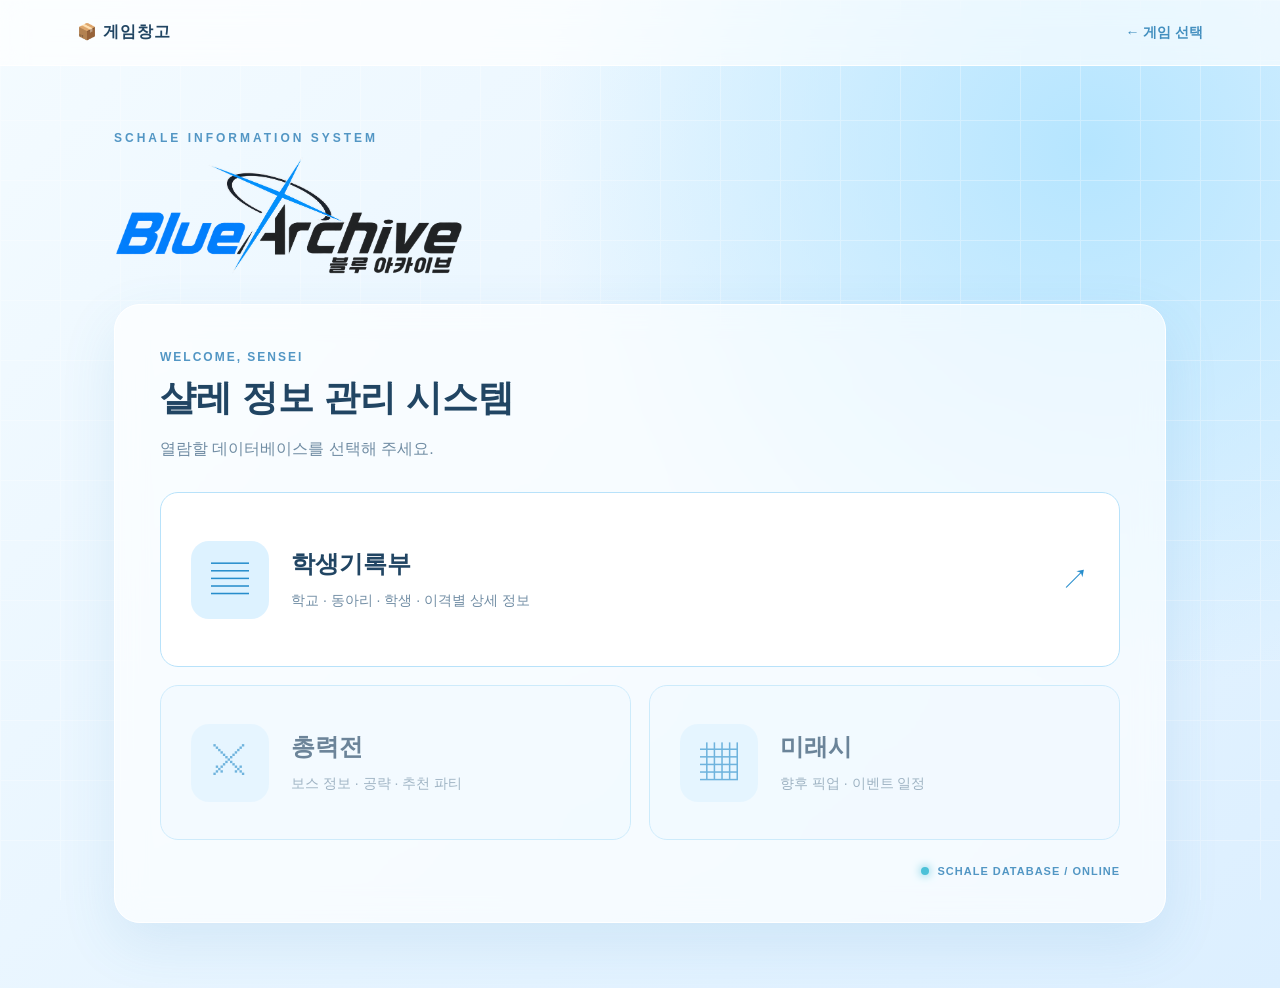
<file: games/bluearchive.html>
<!DOCTYPE html>
<html lang="ko">
<head>
  <meta charset="UTF-8">
  <meta name="viewport" content="width=device-width, initial-scale=1.0">
  <title>블루 아카이브 | 게임창고</title>

  <style>
    * {
      box-sizing: border-box;
    }

    body {
      margin: 0;
      min-height: 100vh;
      font-family: "Pretendard", "Malgun Gothic", sans-serif;
      color: #214563;
      background:
        radial-gradient(circle at 85% 15%, #b5e5ff 0%, transparent 40%),
        linear-gradient(135deg, #f4fbff, #dcefff);
    }

    body::before {
      content: "";
      position: fixed;
      inset: 0;
      pointer-events: none;
      opacity: 0.3;
      background-image:
        linear-gradient(#fff 1px, transparent 1px),
        linear-gradient(90deg, #fff 1px, transparent 1px);
      background-size: 60px 60px;
    }

    a {
      text-decoration: none;
      color: inherit;
    }

    header {
      position: relative;
      display: flex;
      align-items: center;
      justify-content: space-between;
      padding: 22px 6%;
      background: rgba(255, 255, 255, 0.65);
      border-bottom: 1px solid rgba(255, 255, 255, 0.9);
      backdrop-filter: blur(12px);
    }

    .site-name {
      font-weight: 800;
      letter-spacing: 1px;
    }

    .back-button {
      color: #438fbf;
      font-size: 14px;
      font-weight: 700;
    }

    main {
      position: relative;
      width: min(1100px, 100%);
      min-height: calc(100vh - 72px);
      margin: 0 auto;
      padding: 65px 24px;
      display: flex;
      flex-direction: column;
      justify-content: center;
    }

    .system-label {
      color: #5296c4;
      font-size: 12px;
      font-weight: 800;
      letter-spacing: 3px;
    }

    /* 블루 아카이브 타이틀 */
    .game-title {
      margin: 10px 0 28px;
      font-size: clamp(36px, 6vw, 65px);
      letter-spacing: 2px;
    }

    /* 블루 아카이브 로고 */
    .game-logo {
      display: block;
      width: 350px;
      max-width: 100%;
      height: auto;
      object-fit: contain;
    }

    /* 메인 대시보드 */
    .dashboard {
      padding: clamp(24px, 4vw, 45px);
      background: rgba(255, 255, 255, 0.65);
      border: 1px solid white;
      border-radius: 26px;
      box-shadow: 0 20px 55px rgba(61, 136, 190, 0.12);
      backdrop-filter: blur(15px);
    }

    .welcome {
      color: #5296c4;
      font-size: 12px;
      font-weight: 800;
      letter-spacing: 2px;
    }

    .dashboard h2 {
      margin: 10px 0;
      font-size: clamp(24px, 4vw, 36px);
    }

    .description {
      color: #718da4;
      margin-bottom: 32px;
    }

    /* 메뉴 배치 */
    .menu-grid {
      display: grid;
      grid-template-columns: repeat(2, minmax(0, 1fr));
      gap: 18px;
    }

    /* 메뉴 카드 */
    .menu-card {
      position: relative;
      display: flex;
      align-items: center;
      gap: 22px;
      padding: 30px;
      min-height: 155px;
      background: rgba(240, 249, 255, 0.9);
      border: 1px solid #b8e2fa;
      border-radius: 18px;
      transition:
        transform 0.25s,
        box-shadow 0.25s,
        border-color 0.25s;
    }

    .menu-card:hover {
      transform: translateY(-5px);
      border-color: #54b4ed;
      box-shadow: 0 15px 30px rgba(54, 145, 205, 0.15);
    }

    /* 학생기록부 강조 */
    .menu-card.featured {
      grid-column: 1 / -1;
      background: white;
      min-height: 175px;
    }

    .menu-icon {
      display: grid;
      place-items: center;
      flex-shrink: 0;
      width: 78px;
      height: 78px;
      border-radius: 18px;
      background: #ddf2ff;
      color: #268dcc;
      font-size: 38px;
    }

    .menu-text h3 {
      margin: 0 0 9px;
      font-size: 24px;
    }

    .menu-text p {
      margin: 0;
      color: #718da4;
      font-size: 14px;
      line-height: 1.6;
    }

    .arrow {
      margin-left: auto;
      font-size: 28px;
      color: #268dcc;
    }

    /* 준비 중 메뉴 */
    .disabled {
      opacity: 0.65;
      cursor: default;
    }

    .disabled:hover {
      transform: none;
      box-shadow: none;
      border-color: #b8e2fa;
    }

    /* 시스템 상태 표시 */
    .status {
      display: flex;
      align-items: center;
      justify-content: flex-end;
      gap: 9px;
      margin-top: 25px;
      color: #5296c4;
      font-size: 11px;
      font-weight: 700;
      letter-spacing: 1px;
    }

    .status-dot {
      width: 8px;
      height: 8px;
      border-radius: 50%;
      background: #4cc1d8;
      box-shadow: 0 0 10px #4cc1d8;
    }

    /* 모바일 화면 */
    @media (max-width: 650px) {
      header {
        padding: 18px 20px;
      }

      main {
        padding: 35px 18px;
      }

      .dashboard {
        padding: 22px;
      }

      .menu-grid {
        grid-template-columns: 1fr;
      }

      .menu-card.featured {
        grid-column: auto;
      }

      .menu-card {
        padding: 20px;
        min-height: 125px;
      }

      .menu-icon {
        width: 60px;
        height: 60px;
        font-size: 30px;
      }

      .menu-text h3 {
        font-size: 20px;
      }
    }
  </style>
</head>

<body>

  <!-- 상단 메뉴 -->
  <header>
    <a class="site-name" href="../index.html">
      📦 게임창고
    </a>

    <a class="back-button" href="../index.html">
      ← 게임 선택
    </a>
  </header>

  <main>

    <!-- 시스템 이름 -->
    <div class="system-label">
      SCHALE INFORMATION SYSTEM
    </div>

    <!-- 블루 아카이브 로고 -->
    <h1 class="game-title">
      <img
        src="../images/bluearchive/logo/bluearchive-logo.png"
        alt="블루 아카이브"
        class="game-logo"
      >
    </h1>

    <!-- 샬레 대시보드 -->
    <section class="dashboard">

      <div class="welcome">
        WELCOME, SENSEI
      </div>

      <h2>샬레 정보 관리 시스템</h2>

      <p class="description">
        열람할 데이터베이스를 선택해 주세요.
      </p>

      <!-- 메뉴 -->
      <div class="menu-grid">

        <!-- 학생기록부 -->
        <a class="menu-card featured" href="schools.html">

          <div class="menu-icon">
            ▤
          </div>

          <div class="menu-text">
            <h3>학생기록부</h3>
            <p>학교 · 동아리 · 학생 · 이격별 상세 정보</p>
          </div>

          <span class="arrow">↗</span>

        </a>

        <!-- 총력전 -->
        <div class="menu-card disabled">

          <div class="menu-icon">
            ⚔
          </div>

          <div class="menu-text">
            <h3>총력전</h3>
            <p>보스 정보 · 공략 · 추천 파티</p>
          </div>

        </div>

        <!-- 미래시 -->
        <div class="menu-card disabled">

          <div class="menu-icon">
            ▦
          </div>

          <div class="menu-text">
            <h3>미래시</h3>
            <p>향후 픽업 · 이벤트 일정</p>
          </div>

        </div>

      </div>

      <!-- 시스템 상태 -->
      <div class="status">
        <span class="status-dot"></span>
        SCHALE DATABASE / ONLINE
      </div>

    </section>

  </main>

</body>
</html>
</file>
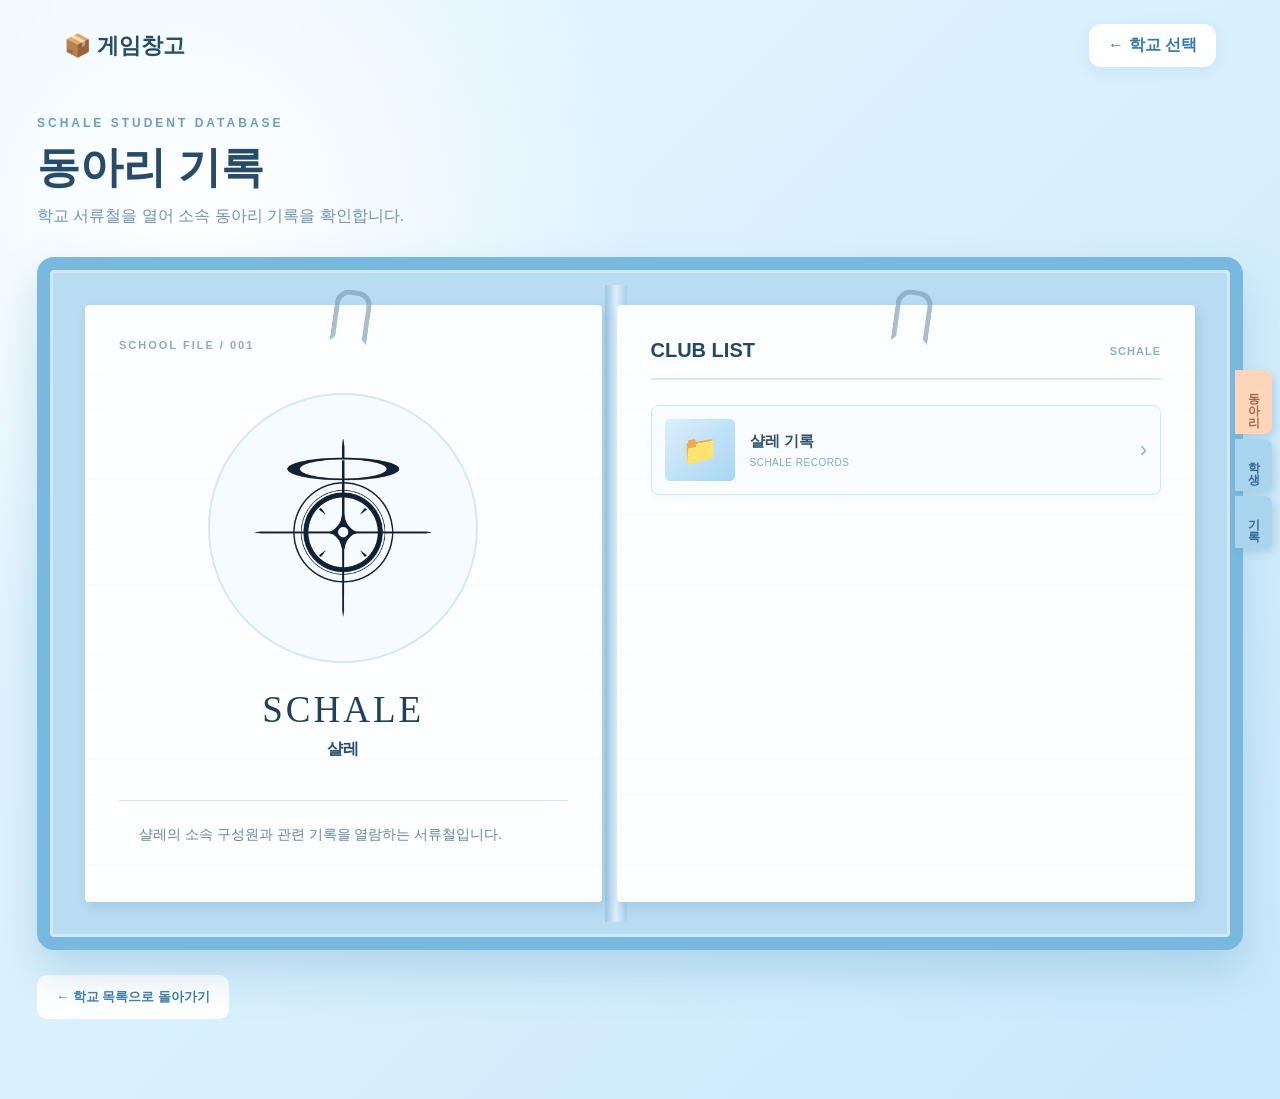
<file: games/clubs.html>
<!DOCTYPE html>
<html lang="ko">
<head>
  <meta charset="UTF-8">
  <meta name="viewport" content="width=device-width, initial-scale=1.0">
  <title>동아리 기록 | 게임창고</title>

  <style>
    * {
      box-sizing: border-box;
    }

    body {
      margin: 0;
      min-height: 100vh;
      font-family: "Pretendard", "Noto Sans KR", sans-serif;
      color: #284c68;
      background:
        radial-gradient(circle at 15% 20%, #ffffff 0, transparent 32%),
        linear-gradient(135deg, #e9f8ff, #c9e8fb);
    }

    header {
      display: flex;
      justify-content: space-between;
      align-items: center;
      gap: 15px;
      padding: 24px 5%;
    }

    .brand {
  font-size: 22px;
  font-weight: 900;
  color: inherit;
  text-decoration: none;
  cursor: pointer;
}

    .back-button {
      padding: 11px 19px;
      border-radius: 12px;
      background: white;
      color: #347ba7;
      text-decoration: none;
      font-weight: 800;
      box-shadow: 0 4px 15px #8fc7e344;
    }

    .page {
      max-width: 1250px;
      margin: 25px auto 80px;
      padding: 0 22px;
    }

    .page-heading {
      margin-bottom: 30px;
    }

    .eyebrow {
      font-size: 12px;
      font-weight: 800;
      letter-spacing: 3px;
      color: #6c9ec1;
    }

    h1 {
      margin: 9px 0;
      font-size: clamp(28px, 4vw, 43px);
    }

    .description {
      color: #7293aa;
    }

    /* 펼쳐진 서류철 */

    .folder {
      position: relative;
      display: grid;
      grid-template-columns: 1fr 1.12fr;
      gap: 15px;
      min-height: 620px;
      padding: 35px;
      border: 13px solid #79b9df;
      border-radius: 17px;
      background: #b9dcf3;
      box-shadow:
        0 22px 45px #5b9bc04d,
        inset 0 0 0 3px #ffffff55;
    }

    .folder::before {
      content: "";
      position: absolute;
      top: 15px;
      bottom: 15px;
      left: 47%;
      width: 22px;
      background: linear-gradient(
        90deg,
        #5f9bc555,
        #ffffff88,
        #5f9bc533
      );
      pointer-events: none;
    }

    .paper {
      position: relative;
      min-width: 0;
      padding: 34px;
      background:
        repeating-linear-gradient(
          to bottom,
          transparent 0,
          transparent 34px,
          #dcebf344 35px
        ),
        #fcfeff;
      box-shadow: 3px 5px 12px #3e7b9d33;
      border-radius: 4px;
    }

    .paper::before {
      content: "";
      position: absolute;
      top: -15px;
      left: 48%;
      width: 27px;
      height: 43px;
      border: 5px solid #7d9db3;
      border-bottom-color: transparent;
      border-radius: 15px 15px 0 0;
      transform: rotate(8deg);
      opacity: .65;
    }

    /* 왼쪽 학교 소개 */

    .school-info {
      display: flex;
      flex-direction: column;
      align-items: center;
      text-align: center;
    }

    .school-label {
      align-self: flex-start;
      font-size: 11px;
      font-weight: 800;
      letter-spacing: 2px;
      color: #90a9bc;
    }

    .emblem-frame {
      display: grid;
      place-items: center;
      width: min(78%, 270px);
      aspect-ratio: 1;
      margin: 42px auto 20px;
      border: 2px solid #d7e7f0;
      border-radius: 50%;
      background: #f5fbff;
    }

    .emblem-frame img {
      width: 76%;
      height: 76%;
      object-fit: contain;
    }

    .school-name-en {
      margin: 5px 0;
      font-family: Georgia, serif;
      font-size: 37px;
      letter-spacing: 3px;
      color: #213f5b;
    }

    .school-name-ko {
      margin: 3px 0 25px;
      font-size: 16px;
      font-weight: 800;
    }

    .school-description {
      width: 100%;
      margin-top: 15px;
      padding: 20px;
      border-top: 1px solid #d6e6f0;
      text-align: left;
      line-height: 1.9;
      font-size: 14px;
      color: #6a859a;
    }

    /* 오른쪽 동아리 목록 */

    .list-heading {
      display: flex;
      justify-content: space-between;
      align-items: center;
      gap: 10px;
      padding-bottom: 16px;
      border-bottom: 2px solid #d9e9f3;
    }

    .list-heading h2 {
      margin: 0;
      font-size: 20px;
      color: #244762;
    }

    .list-heading span {
      font-size: 11px;
      font-weight: 800;
      color: #91adc0;
      letter-spacing: 1px;
    }

    .club-list {
      display: grid;
      gap: 13px;
      margin-top: 25px;
    }

    .club-card {
      display: flex;
      align-items: center;
      gap: 15px;
      width: 100%;
      padding: 13px;
      border: 1px solid #d7e7f0;
      border-radius: 8px;
      background: #f8fcff;
      color: #34516a;
      text-align: left;
      cursor: pointer;
      box-shadow: 0 3px 6px #5e95b010;
      transition: .2s;
    }

    .club-card:hover {
      transform: translateX(5px);
      border-color: #84c7ed;
      background: #eaf7ff;
      box-shadow: 0 6px 13px #7bb7d52b;
    }

    .club-icon {
      display: grid;
      place-items: center;
      flex-shrink: 0;
      width: 70px;
      height: 62px;
      border-radius: 5px;
      background: linear-gradient(135deg, #dceefa, #a7d7f3);
      font-size: 29px;
    }

    .club-icon img {
      display: block;
      width: 100%;
      height: 100%;
      padding: 5px;
      object-fit: contain;
    }

    .club-text {
      flex: 1;
      min-width: 0;
    }

    .club-name {
      font-size: 15px;
      font-weight: 900;
    }

    .club-en {
      margin-top: 6px;
      font-size: 10px;
      color: #8ba8ba;
      letter-spacing: .5px;
    }

    .arrow {
      font-size: 22px;
      color: #8fb5cc;
    }

    /* 오른쪽 인덱스 탭 */

    .index-tabs {
      position: absolute;
      top: 100px;
      right: -42px;
      display: grid;
      gap: 5px;
    }

    .index-tab {
      padding: 14px 10px;
      border-radius: 0 8px 8px 0;
      background: #a8d4ee;
      color: #356a8b;
      font-size: 12px;
      font-weight: 800;
      writing-mode: vertical-rl;
      box-shadow: 3px 4px 7px #6395b344;
    }

    .index-tab.active {
      background: #ffd6ba;
      color: #9c694d;
    }

    .bottom-nav {
      margin-top: 25px;
    }

    .bottom-nav a {
      display: inline-block;
      padding: 13px 19px;
      border-radius: 10px;
      background: white;
      color: #417fa5;
      font-size: 13px;
      font-weight: 800;
      text-decoration: none;
    }

    @media (max-width: 800px) {
      .folder {
        grid-template-columns: 1fr;
        padding: 18px;
        border-width: 8px;
      }

      .folder::before {
        display: none;
      }

      .paper {
        padding: 23px;
      }

      .emblem-frame {
        width: 180px;
        margin: 20px auto;
      }

      .index-tabs {
        right: -15px;
      }

      .index-tab {
        padding: 10px 5px;
        font-size: 10px;
      }

      .school-name-en {
        font-size: 30px;
      }
    }
  </style>
</head>

<body>

  <header>
    <a href="../index.html" class="brand">📦 게임창고</a>
    <a class="back-button" href="schools.html">← 학교 선택</a>
  </header>

  <main class="page">

    <div class="page-heading">
      <div class="eyebrow">SCHALE STUDENT DATABASE</div>
      <h1>동아리 기록</h1>
      <div class="description">
        학교 서류철을 열어 소속 동아리 기록을 확인합니다.
      </div>
    </div>

    <div class="folder">

      <!-- 왼쪽 페이지 -->
      <section class="paper school-info">

        <div class="school-label">SCHOOL FILE / 001</div>

        <div class="emblem-frame">
          <img
            id="schoolEmblem"
            src="../images/bluearchive/schools/schale.png"
            alt="학교 문양"
          >
        </div>

        <div class="school-name-en" id="schoolEnglish">
          SCHALE
        </div>

        <div class="school-name-ko" id="schoolKorean">
          샬레
        </div>

        <div class="school-description" id="schoolDescription">
          선택한 학교에 소속된 동아리와 학생들의 기록을
          열람할 수 있습니다.
          <br><br>
          오른쪽 목록에서 원하는 동아리를 선택하세요.
        </div>

      </section>

      <!-- 오른쪽 페이지 -->
      <section class="paper">

        <div class="list-heading">
          <h2>CLUB LIST</h2>
          <span id="schoolTag">SCHALE</span>
        </div>

        <div class="club-list" id="clubList"></div>

      </section>

      <div class="index-tabs">
        <div class="index-tab active">동아리</div>
        <div class="index-tab">학생</div>
        <div class="index-tab">기록</div>
      </div>

    </div>

    <div class="bottom-nav">
      <a href="schools.html">← 학교 목록으로 돌아가기</a>
    </div>

  </main>

  <script>
    // 학교별 기본 정보
const schools = {
  schale: {
    name: "샬레",
    english: "SCHALE",
    emblem: "schale.png",
    description: "샬레의 소속 구성원과 관련 기록을 열람하는 서류철입니다.",
    clubs: [
      {
        name: "샬레 기록",
        english: "SCHALE RECORDS",
        icon: "📁"
      }
    ]
  },

  abydos: {
    name: "아비도스",
    english: "ABYDOS",
    emblem: "abydos.png",
    description: "아비도스의 소속 동아리와 학생 기록을 열람하는 서류철입니다.",
    clubs: [
      {
        name: "대책위원회",
        english: "COUNTERMEASURES COMMITTEE",
        icon: "🏜️"
      }
    ]
  },

  gehenna: {
    name: "게헨나",
    english: "GEHENNA",
    emblem: "gehenna.png",
    description: "게헨나 학원의 소속 동아리와 학생 기록을 열람하는 서류철입니다.",
    clubs: [
      {
        name: "만마전",
        english: "PANDEMONIUM SOCIETY",
        icon: "../images/bluearchive/clubs/pandemonium.png"
      }
    ]
  }
};

// 나머지 학교는 동아리 데이터를 나중에 추가할 예정
const additionalSchools = [
  ["general-student-council", "총학생회", "GENERAL STUDENT COUNCIL"],
  ["millennium", "밀레니엄", "MILLENNIUM"],
  ["trinity", "트리니티", "TRINITY"],
  ["hyakkiyako", "백귀야행", "HYAKKIYAKO"],
  ["shanhaijing", "산해경", "SHANHAIJING"],
  ["red-winter", "붉은겨울", "RED WINTER"],
  ["valkyrie", "발키리", "VALKYRIE"],
  ["srt", "SRT", "SRT"],
  ["arius", "아리우스", "ARIUS"],
  ["highlander", "하이랜더", "HIGHLANDER"],
  ["wild-hunt", "와일드헌트", "WILD HUNT"],
  ["odysseia", "오디세이아", "ODYSSEIA"],
  ["kronos", "크로노스", "KRONOS"],
  ["others", "기타", "OTHERS"]
];

additionalSchools.forEach(([slug, name, english]) => {
  schools[slug] = {
    name,
    english,
    emblem: `${slug}.png`,
    description: `${name}의 소속 동아리와 학생 기록을 열람하는 서류철입니다.`,
    clubs: [
      {
        name: "동아리 정보 준비 중",
        english: "COMING SOON",
        icon: "📁"
      }
    ]
  };
});

    // URL에서 학교 이름 가져오기
    const params = new URLSearchParams(window.location.search);
    const schoolId = params.get("school") || "schale";

    const school = schools[schoolId] || schools.schale;

    document.getElementById("schoolEmblem").src =
      "../images/bluearchive/schools/" + school.emblem;

    document.getElementById("schoolEnglish").textContent =
      school.english;

    document.getElementById("schoolKorean").textContent =
      school.name;

    document.getElementById("schoolDescription").textContent =
      school.description;

    document.getElementById("schoolTag").textContent =
      school.english;

    const clubList = document.getElementById("clubList");

    school.clubs.forEach(club => {
      const button = document.createElement("button");
      button.className = "club-card";

      const iconContent = /\.(png|jpg|jpeg|webp|svg)(?:\?.*)?$/i.test(club.icon)
        ? `<img src="${club.icon}" alt="${club.name} 로고">`
        : club.icon;

      button.innerHTML = `
        <div class="club-icon">${iconContent}</div>

        <div class="club-text">
          <div class="club-name">${club.name}</div>
          <div class="club-en">${club.english}</div>
        </div>

        <div class="arrow">›</div>
      `;

button.addEventListener("click", () => {
  if (schoolId === "abydos" && club.name === "대책위원회") {
    window.location.href = "students.html?school=abydos";
  } else if (schoolId === "gehenna" && club.name === "만마전") {
    window.location.href = "students.html?school=gehenna";
  } else {
    alert("이 동아리의 학생 명부는 아직 준비 중이야!");
  }
});
      clubList.appendChild(button);
    });
  </script>

</body>
</html>
</file>
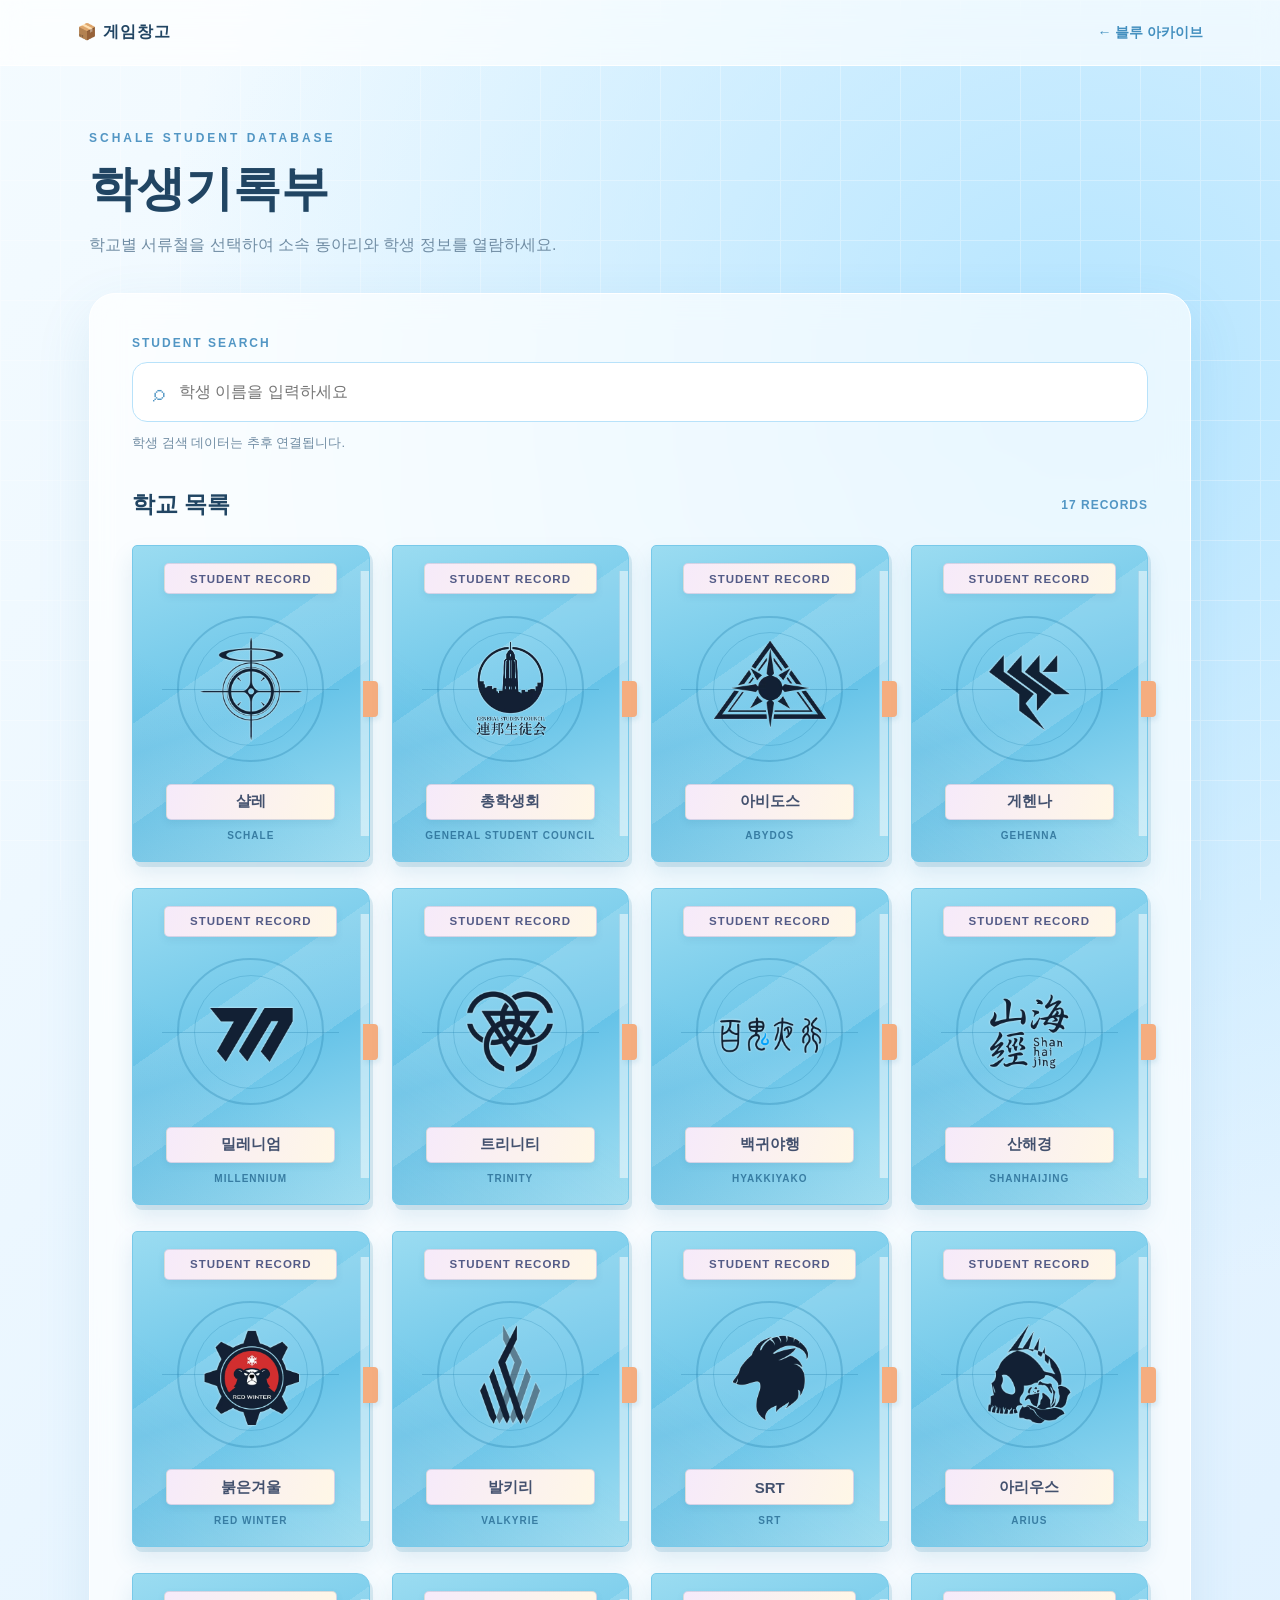
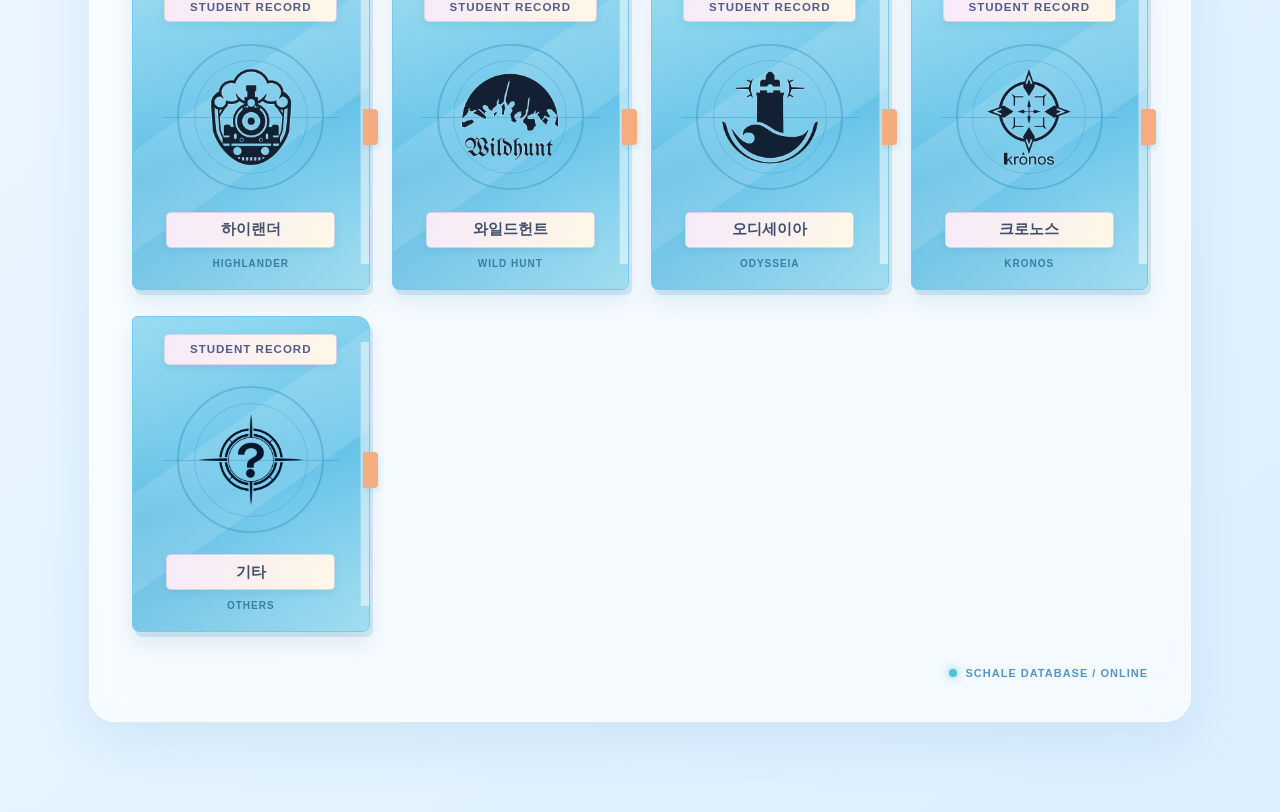
<file: games/schools.html>
<!DOCTYPE html>
<html lang="ko">
<head>
  <meta charset="UTF-8">
  <meta name="viewport" content="width=device-width, initial-scale=1.0">
  <title>학생기록부 | 블루 아카이브 | 게임창고</title>

  <style>
    * {
      box-sizing: border-box;
    }

    body {
      margin: 0;
      min-height: 100vh;
      font-family: "Pretendard", "Malgun Gothic", sans-serif;
      color: #214563;
      background:
        radial-gradient(circle at 85% 15%, #b5e5ff 0%, transparent 40%),
        linear-gradient(135deg, #f4fbff, #dcefff);
    }

    body::before {
      content: "";
      position: fixed;
      inset: 0;
      pointer-events: none;
      opacity: 0.3;
      background-image:
        linear-gradient(#fff 1px, transparent 1px),
        linear-gradient(90deg, #fff 1px, transparent 1px);
      background-size: 60px 60px;
    }

    a {
      color: inherit;
      text-decoration: none;
    }

    header {
      position: relative;
      display: flex;
      align-items: center;
      justify-content: space-between;
      padding: 22px 6%;
      background: rgba(255, 255, 255, 0.65);
      border-bottom: 1px solid rgba(255, 255, 255, 0.9);
      backdrop-filter: blur(12px);
    }

    .site-name {
      font-weight: 800;
      letter-spacing: 1px;
    }

    .back-button {
      color: #438fbf;
      font-size: 14px;
      font-weight: 700;
    }

    main {
      position: relative;
      width: min(1150px, 100%);
      margin: 0 auto;
      padding: 65px 24px 90px;
    }

    .system-label {
      color: #5296c4;
      font-size: 12px;
      font-weight: 800;
      letter-spacing: 3px;
    }

    h1 {
      margin: 12px 0 10px;
      font-size: clamp(30px, 5vw, 48px);
    }

    .subtitle {
      margin: 0 0 35px;
      color: #718da4;
      line-height: 1.7;
    }

    .database-panel {
      padding: clamp(24px, 4vw, 42px);
      background: rgba(255, 255, 255, 0.68);
      border: 1px solid white;
      border-radius: 26px;
      box-shadow: 0 20px 55px rgba(61, 136, 190, 0.12);
      backdrop-filter: blur(15px);
    }

    /* 학생 검색 */

    .search-label {
      display: block;
      margin-bottom: 12px;
      color: #5296c4;
      font-size: 12px;
      font-weight: 800;
      letter-spacing: 2px;
    }

    .search-box {
      display: flex;
      align-items: center;
      gap: 12px;
      padding: 0 20px;
      height: 60px;
      background: white;
      border: 1px solid #b8e2fa;
      border-radius: 15px;
    }

    .search-icon {
      color: #5296c4;
      font-size: 23px;
    }

    .search-box input {
      width: 100%;
      height: 100%;
      border: none;
      outline: none;
      background: transparent;
      color: #214563;
      font: inherit;
      font-size: 16px;
    }

    .search-box:focus-within {
      border-color: #54b4ed;
      box-shadow: 0 0 0 4px rgba(84, 180, 237, 0.12);
    }

    .search-notice {
      min-height: 20px;
      margin: 12px 0 35px;
      color: #718da4;
      font-size: 13px;
    }

    .section-title {
      display: flex;
      align-items: center;
      justify-content: space-between;
      gap: 12px;
      margin-bottom: 25px;
    }

    .section-title h2 {
      margin: 0;
      font-size: 23px;
    }

    .school-count {
      color: #5296c4;
      font-size: 12px;
      font-weight: 800;
      letter-spacing: 1px;
    }

    /* 학교 서류철 배치 */

    .school-grid {
      display: grid;
      grid-template-columns: repeat(4, minmax(0, 1fr));
      gap: 26px 22px;
    }

    /* 서류철 카드 */

    .school-card {
      position: relative;
      display: flex;
      flex-direction: column;
      align-items: center;
      width: 100%;
      aspect-ratio: 3 / 4;
      padding: 17px 16px 20px;
      border: 1px solid #78c9e9;
      border-radius: 5px 13px 7px 7px;
      background:
        linear-gradient(
          145deg,
          transparent 0%,
          transparent 37%,
          rgba(255, 255, 255, 0.13) 37%,
          rgba(255, 255, 255, 0.13) 58%,
          transparent 58%
        ),
        linear-gradient(
          35deg,
          rgba(17, 120, 180, 0.12) 0%,
          transparent 45%
        ),
        linear-gradient(
          160deg,
          #9bdcf1 0%,
          #66c3e8 52%,
          #a6e0f2 100%
        );
      box-shadow:
        3px 5px 0 rgba(42, 127, 169, 0.15),
        0 12px 22px rgba(41, 121, 170, 0.13);
      cursor: pointer;
      font: inherit;
      color: #285a79;
      text-align: center;
      isolation: isolate;
      transition:
        transform 0.25s,
        box-shadow 0.25s;
    }

    .school-card:hover {
      transform: translateY(-9px) rotate(-1deg);
      box-shadow:
        5px 8px 0 rgba(42, 127, 169, 0.13),
        0 22px 30px rgba(41, 121, 170, 0.22);
    }

    .school-card:focus-visible {
      outline: 3px solid #268dcc;
      outline-offset: 5px;
    }

    /* 서류철 오른쪽 접힘 부분 */

    .school-card::before {
      content: "";
      position: absolute;
      top: 8%;
      right: 0;
      width: 8px;
      height: 84%;
      background: rgba(255, 255, 255, 0.5);
      border-left: 1px solid rgba(34, 129, 178, 0.18);
      z-index: -1;
    }

    /* 오른쪽 인덱스 탭 */

    .folder-tab {
      position: absolute;
      right: -9px;
      top: 43%;
      width: 15px;
      height: 36px;
      border-radius: 0 4px 4px 0;
      background: #f5ad7f;
      box-shadow: 2px 3px 5px rgba(41, 121, 170, 0.12);
    }

    /* 상단 문서 라벨 */

    .folder-label {
      display: grid;
      place-items: center;
      width: 85%;
      min-height: 31px;
      padding: 5px 8px;
      border: 1px solid rgba(107, 136, 177, 0.25);
      border-radius: 5px;
      background: linear-gradient(110deg, #f6eafa, #fff7e6);
      color: #535b87;
      font-size: clamp(9px, 0.9vw, 12px);
      font-weight: 800;
      letter-spacing: 1px;
      box-shadow: 0 3px 7px rgba(44, 106, 148, 0.1);
    }

    /* 중앙 문양 영역 */

    .folder-emblem-area {
      position: relative;
      display: grid;
      place-items: center;
      width: 88%;
      flex: 1;
      min-height: 0;
      margin: 8px 0;
    }

    .emblem-ring {
      position: absolute;
      width: 82%;
      aspect-ratio: 1;
      border: 2px solid rgba(45, 136, 179, 0.35);
      border-radius: 50%;
    }

    .emblem-ring::before {
      content: "";
      position: absolute;
      inset: 10%;
      border: 1px solid rgba(45, 136, 179, 0.28);
      border-radius: 50%;
    }

    .emblem-ring::after {
      content: "";
      position: absolute;
      top: 50%;
      left: -12%;
      width: 124%;
      height: 1px;
      background: rgba(45, 136, 179, 0.35);
    }

    /* 실제 학교 문양이 들어갈 자리 */

    .school-emblem {
      position: relative;
      z-index: 1;
      display: grid;
      place-items: center;
      width: 65%;
      aspect-ratio: 1;
      color: rgba(33, 110, 151, 0.55);
      font-size: clamp(25px, 3vw, 43px);
      font-weight: 800;
    }

    .school-emblem img {
      width: 100%;
      height: 100%;
      object-fit: contain;
    }

    /* 하단 학교 이름 라벨 */

    .folder-name {
      display: grid;
      place-items: center;
      width: 83%;
      min-height: 36px;
      padding: 7px 5px;
      border: 1px solid rgba(107, 136, 177, 0.25);
      border-radius: 5px;
      background: linear-gradient(110deg, #f6eafa, #fff7e6);
      color: #43516e;
      font-size: clamp(11px, 1.2vw, 15px);
      font-weight: 800;
      box-shadow: 0 3px 7px rgba(44, 106, 148, 0.1);
    }

    .folder-english {
      margin-top: 10px;
      color: rgba(30, 98, 139, 0.75);
      font-size: 10px;
      font-weight: 800;
      letter-spacing: 1px;
      overflow-wrap: anywhere;
    }

    /* 시스템 상태 */

    .status {
      display: flex;
      align-items: center;
      justify-content: flex-end;
      gap: 9px;
      margin-top: 35px;
      color: #5296c4;
      font-size: 11px;
      font-weight: 700;
      letter-spacing: 1px;
    }

    .status-dot {
      width: 8px;
      height: 8px;
      border-radius: 50%;
      background: #4cc1d8;
      box-shadow: 0 0 10px #4cc1d8;
    }

    @media (max-width: 900px) {
      .school-grid {
        grid-template-columns: repeat(3, minmax(0, 1fr));
      }
    }

    @media (max-width: 650px) {
      header {
        padding: 18px 20px;
      }

      main {
        padding: 35px 18px 60px;
      }

      .database-panel {
        padding: 20px;
      }

      .school-grid {
        grid-template-columns: repeat(2, minmax(0, 1fr));
        gap: 22px 15px;
      }

      .folder-label {
        font-size: 9px;
      }

      .folder-name {
        font-size: 12px;
      }
    }

    @media (max-width: 380px) {
      .school-grid {
        grid-template-columns: 1fr;
      }

      .school-card {
        max-width: 260px;
        margin: 0 auto;
      }
    }
  </style>
</head>

<body>

  <header>
    <a class="site-name" href="../index.html">
      📦 게임창고
    </a>

    <a class="back-button" href="bluearchive.html">
      ← 블루 아카이브
    </a>
  </header>

  <main>

    <div class="system-label">
      SCHALE STUDENT DATABASE
    </div>

    <h1>학생기록부</h1>

    <p class="subtitle">
      학교별 서류철을 선택하여 소속 동아리와 학생 정보를 열람하세요.
    </p>

    <section class="database-panel">

      <label class="search-label" for="student-search">
        STUDENT SEARCH
      </label>

      <div class="search-box">
        <span class="search-icon">⌕</span>

        <input
          type="search"
          id="student-search"
          placeholder="학생 이름을 입력하세요"
          autocomplete="off"
        >
      </div>

      <p class="search-notice" id="search-notice">
        학생 검색 데이터는 추후 연결됩니다.
      </p>

      <div class="section-title">
        <h2>학교 목록</h2>
        <span class="school-count" id="school-count"></span>
      </div>

      <div class="school-grid" id="school-grid"></div>

      <div class="status">
        <span class="status-dot"></span>
        SCHALE DATABASE / ONLINE
      </div>

    </section>
  </main>

  <script>
    // 학교 순서: 화미가 지정한 17개 항목
    const schools = [
      { name: "샬레", english: "SCHALE", slug: "schale" },
      { name: "총학생회", english: "GENERAL STUDENT COUNCIL", slug: "general-student-council" },
      { name: "아비도스", english: "ABYDOS", slug: "abydos" },
      { name: "게헨나", english: "GEHENNA", slug: "gehenna" },
      { name: "밀레니엄", english: "MILLENNIUM", slug: "millennium" },
      { name: "트리니티", english: "TRINITY", slug: "trinity" },
      { name: "백귀야행", english: "HYAKKIYAKO", slug: "hyakkiyako" },
      { name: "산해경", english: "SHANHAIJING", slug: "shanhaijing" },
      { name: "붉은겨울", english: "RED WINTER", slug: "red-winter" },
      { name: "발키리", english: "VALKYRIE", slug: "valkyrie" },
      { name: "SRT", english: "SRT", slug: "srt" },
      { name: "아리우스", english: "ARIUS", slug: "arius" },
      { name: "하이랜더", english: "HIGHLANDER", slug: "highlander" },
      { name: "와일드헌트", english: "WILD HUNT", slug: "wild-hunt" },
      { name: "오디세이아", english: "ODYSSEIA", slug: "odysseia" },
      { name: "크로노스", english: "KRONOS", slug: "kronos" },
      { name: "기타", english: "OTHERS", slug: "others" }
    ];

    const schoolGrid = document.getElementById("school-grid");
    const schoolCount = document.getElementById("school-count");
    const studentSearch = document.getElementById("student-search");
    const searchNotice = document.getElementById("search-notice");

    schoolCount.textContent = `${schools.length} RECORDS`;

    schools.forEach((school) => {
      const card = document.createElement("button");

      card.type = "button";
      card.className = "school-card";
      card.setAttribute("aria-label", `${school.name} 학생 기록 열람`);

      // 학교별 문양 이미지 경로
      const emblemPath = `../images/bluearchive/schools/${school.slug}.png`;

      card.innerHTML = `
        <span class="folder-tab"></span>

        <span class="folder-label">
          STUDENT RECORD
        </span>

        <span class="folder-emblem-area">
          <span class="emblem-ring"></span>

          <span class="school-emblem">
            <img
              src="${emblemPath}"
              alt=""
              onerror="this.style.display='none'; this.parentElement.textContent='✦';"
            >
          </span>
        </span>

        <span class="folder-name">
          ${school.name}
        </span>

        <span class="folder-english">
          ${school.english}
        </span>
      `;

card.addEventListener("click", () => {
  window.location.href = `clubs.html?school=${school.slug}`;
});

      schoolGrid.appendChild(card);
    });

    studentSearch.addEventListener("input", () => {
      const query = studentSearch.value.trim();

      if (!query) {
        searchNotice.textContent = "학생 검색 데이터는 추후 연결됩니다.";
        return;
      }

      searchNotice.textContent =
        `"${query}" 검색 기능은 학생 데이터 등록 후 사용할 수 있습니다.`;
    });
  </script>

</body>
</html>
</file>
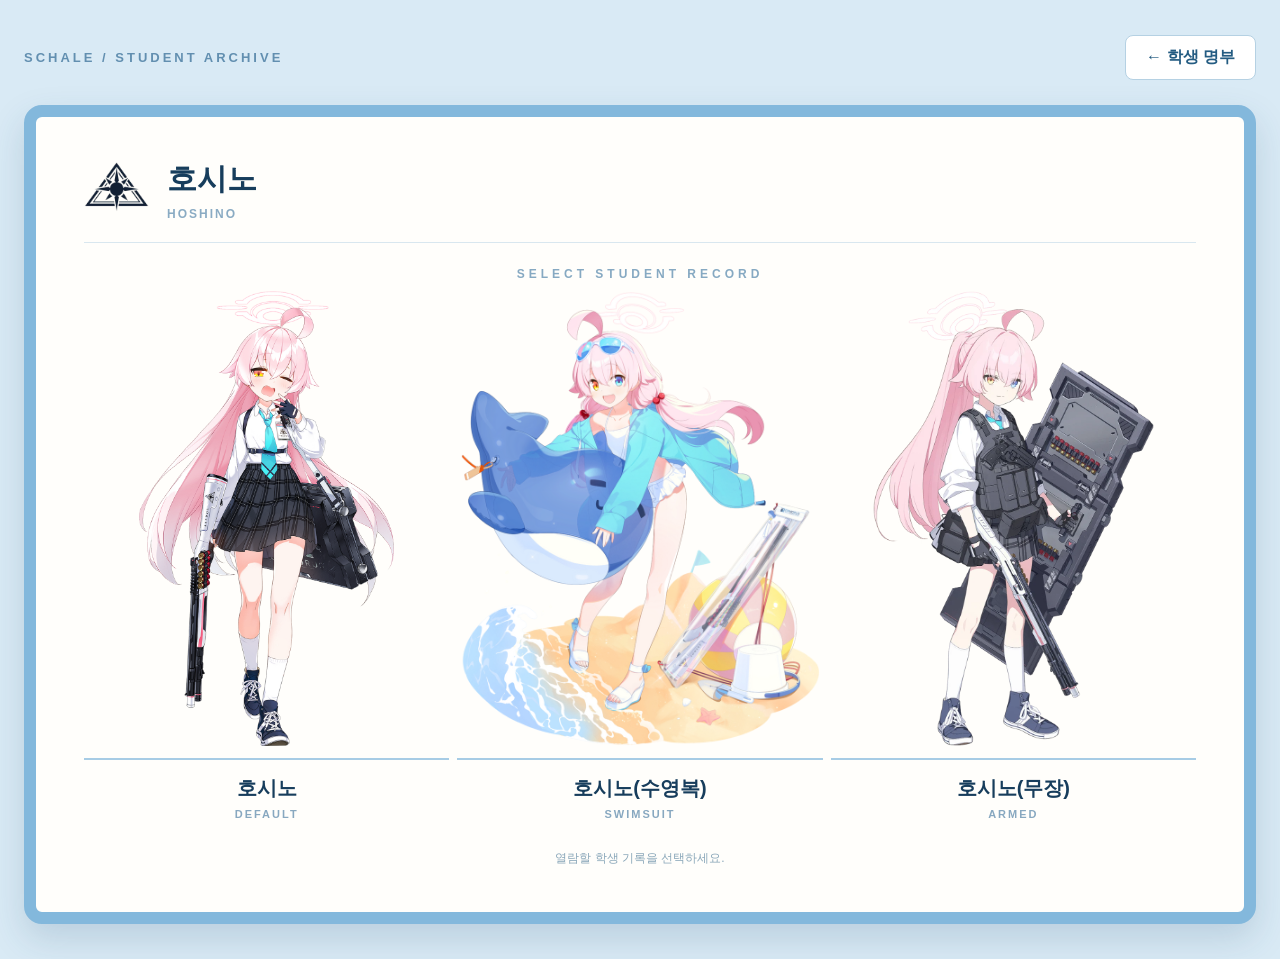
<file: games/variants.html>
<!DOCTYPE html>
<html lang="ko">
<head>
  <meta charset="UTF-8">
  <meta name="viewport" content="width=device-width, initial-scale=1.0">
  <title>학생 의상 기록 | SCHALE</title>

  <style>
    * {
      box-sizing: border-box;
    }

    body {
      margin: 0;
      min-height: 100vh;
      font-family: Arial, "Malgun Gothic", sans-serif;
      color: #173d5c;
      background: #d9eaf5;
    }

    .page {
      max-width: 1400px;
      min-height: 100vh;
      margin: 0 auto;
      padding: 35px 24px;
    }

    .topbar {
      display: flex;
      justify-content: space-between;
      align-items: center;
      gap: 20px;
      margin-bottom: 25px;
    }

    .system-name {
      font-size: 13px;
      font-weight: 800;
      letter-spacing: 3px;
      color: #628fb0;
    }

    .back-button {
      padding: 11px 20px;
      border: 1px solid #b5d1e3;
      border-radius: 8px;
      background: white;
      color: #245c82;
      font-weight: bold;
      text-decoration: none;
    }

    /* 펼쳐진 학생 기록부 */
    .folder {
      position: relative;
      min-height: 730px;
      padding: 40px 48px 45px;
      border: 12px solid #83b8dc;
      border-radius: 18px;
      background: #fffefb;
      box-shadow: 0 15px 35px rgba(34, 79, 115, 0.17);
    }

    .header {
      display: flex;
      align-items: center;
      gap: 18px;
      padding-bottom: 20px;
      border-bottom: 1px solid #d9e7ef;
    }

    .school-logo {
      width: 65px;
      height: 65px;
      object-fit: contain;
    }

    .header h1 {
      margin: 0;
      font-size: 30px;
    }

    .header p {
      margin: 7px 0 0;
      font-size: 12px;
      font-weight: bold;
      letter-spacing: 2px;
      color: #8aabc3;
    }

    .subtitle {
      margin-top: 24px;
      text-align: center;
      font-size: 12px;
      font-weight: bold;
      letter-spacing: 4px;
      color: #86a9c2;
    }

    /* 캐릭터를 카드 없이 나란히 배치 */
    .characters {
      display: flex;
      justify-content: center;
      align-items: flex-end;
      gap: 8px;
      min-height: 540px;
      margin-top: 10px;
    }

    .character {
      position: relative;
      display: flex;
      flex: 1;
      flex-direction: column;
      align-items: center;
      justify-content: flex-end;
      min-width: 0;
      max-width: 400px;
      color: inherit;
      text-decoration: none;
      cursor: pointer;
    }

    .character-image {
      display: flex;
      width: 100%;
      height: 455px;
      justify-content: center;
      align-items: flex-end;
      transition: transform 0.25s ease, filter 0.25s ease;
    }

    .character-image img {
      display: block;
      width: 100%;
      height: 100%;
      object-fit: contain;
      object-position: center bottom;
    }

    .character:hover .character-image {
      transform: translateY(-12px) scale(1.055);
      filter: drop-shadow(0 10px 10px rgba(55, 119, 160, 0.2));
    }

    .character-name {
      width: 100%;
      margin-top: 12px;
      padding: 15px 5px;
      border-top: 2px solid #a7cce5;
      text-align: center;
      transition: border-color 0.2s ease;
    }

    .character-name strong {
      display: block;
      font-size: 20px;
    }

    .character-name span {
      display: block;
      margin-top: 6px;
      font-size: 11px;
      font-weight: bold;
      letter-spacing: 2px;
      color: #88a8c0;
    }

    .character:hover .character-name {
      border-color: #268fd1;
    }

    .footer-note {
      margin-top: 15px;
      text-align: center;
      font-size: 12px;
      color: #8aa7b9;
    }

    @media (max-width: 800px) {
      .page {
        padding: 15px;
      }

      .folder {
        min-height: auto;
        padding: 25px 15px;
        border-width: 7px;
      }

      .folder::before {
        display: none;
      }

      .characters {
        gap: 3px;
        min-height: 350px;
      }

      .character-image {
        height: 290px;
      }

      .character-name strong {
        font-size: 14px;
      }

      .character-name span {
        font-size: 9px;
        letter-spacing: 0;
      }

      .header h1 {
        font-size: 24px;
      }

      .school-logo {
        width: 50px;
        height: 50px;
      }
    }
  </style>
</head>

<body>
  <main class="page">

    <div class="topbar">
      <div class="system-name">SCHALE / STUDENT ARCHIVE</div>
      <a class="back-button" href="students.html">← 학생 명부</a>
    </div>

    <section class="folder">

      <header class="header">
        <img
          class="school-logo"
          src="../images/bluearchive/schools/abydos.png"
          alt="아비도스 교표"
        >

        <div>
          <h1 id="student-name">호시노</h1>
          <p id="student-english">HOSHINO</p>
        </div>
      </header>

      <div class="subtitle">SELECT STUDENT RECORD</div>

      <div class="characters" id="characters"></div>

      <div class="footer-note">
        열람할 학생 기록을 선택하세요.
      </div>

    </section>
  </main>

  <script>
    const characterData = {
      hoshino: {
        name: "호시노",
        english: "HOSHINO",
        variants: [
          {
            id: "default",
            name: "기본",
            english: "DEFAULT"
          },
          {
            id: "swimsuit",
            name: "수영복",
            english: "SWIMSUIT"
          },
          {
            id: "armed",
            name: "무장",
            english: "ARMED"
          }
        ]
      }
    };

    const params = new URLSearchParams(window.location.search);
    const characterId = params.get("student") || "hoshino";
    const character = characterData[characterId] || characterData.hoshino;

    document.getElementById("student-name").textContent = character.name;
    document.getElementById("student-english").textContent = character.english;

    const container = document.getElementById("characters");

    character.variants.forEach((variant) => {
      const imagePath =
        `../images/bluearchive/variants/${characterId}/${variant.id}.png`;

      const link = document.createElement("a");
      link.className = "character";

      // 상세 기록부 페이지를 제작하면 이 주소로 연결됨
      link.href =
        `details.html?student=${characterId}&variant=${variant.id}`;

      link.innerHTML = `
        <div class="character-image">
          <img src="${imagePath}" alt="${character.name} ${variant.name}">
        </div>

        <div class="character-name">
          <strong>${character.name}${variant.id === "default" ? "" : `(${variant.name})`}</strong>
          <span>${variant.english}</span>
        </div>
      `;

      container.appendChild(link);
    });
  </script>
</body>
</html>
</file>
